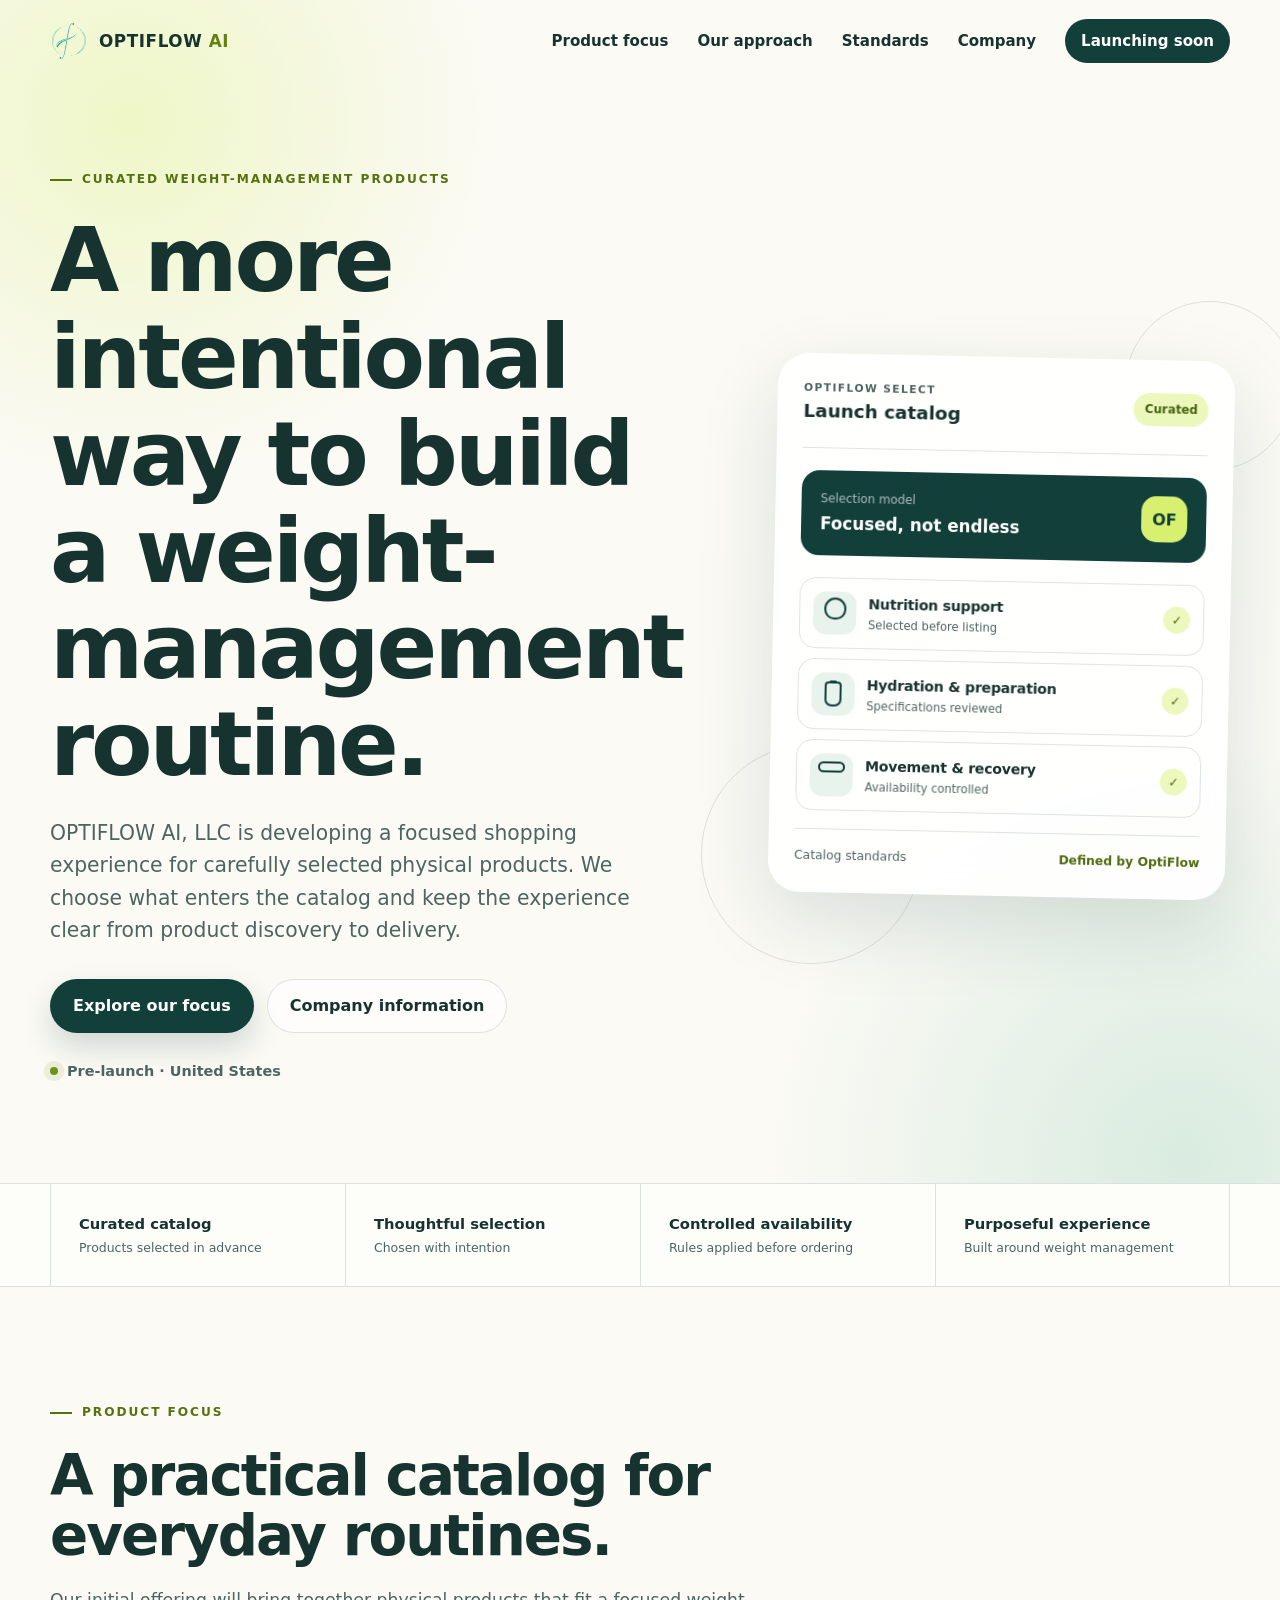
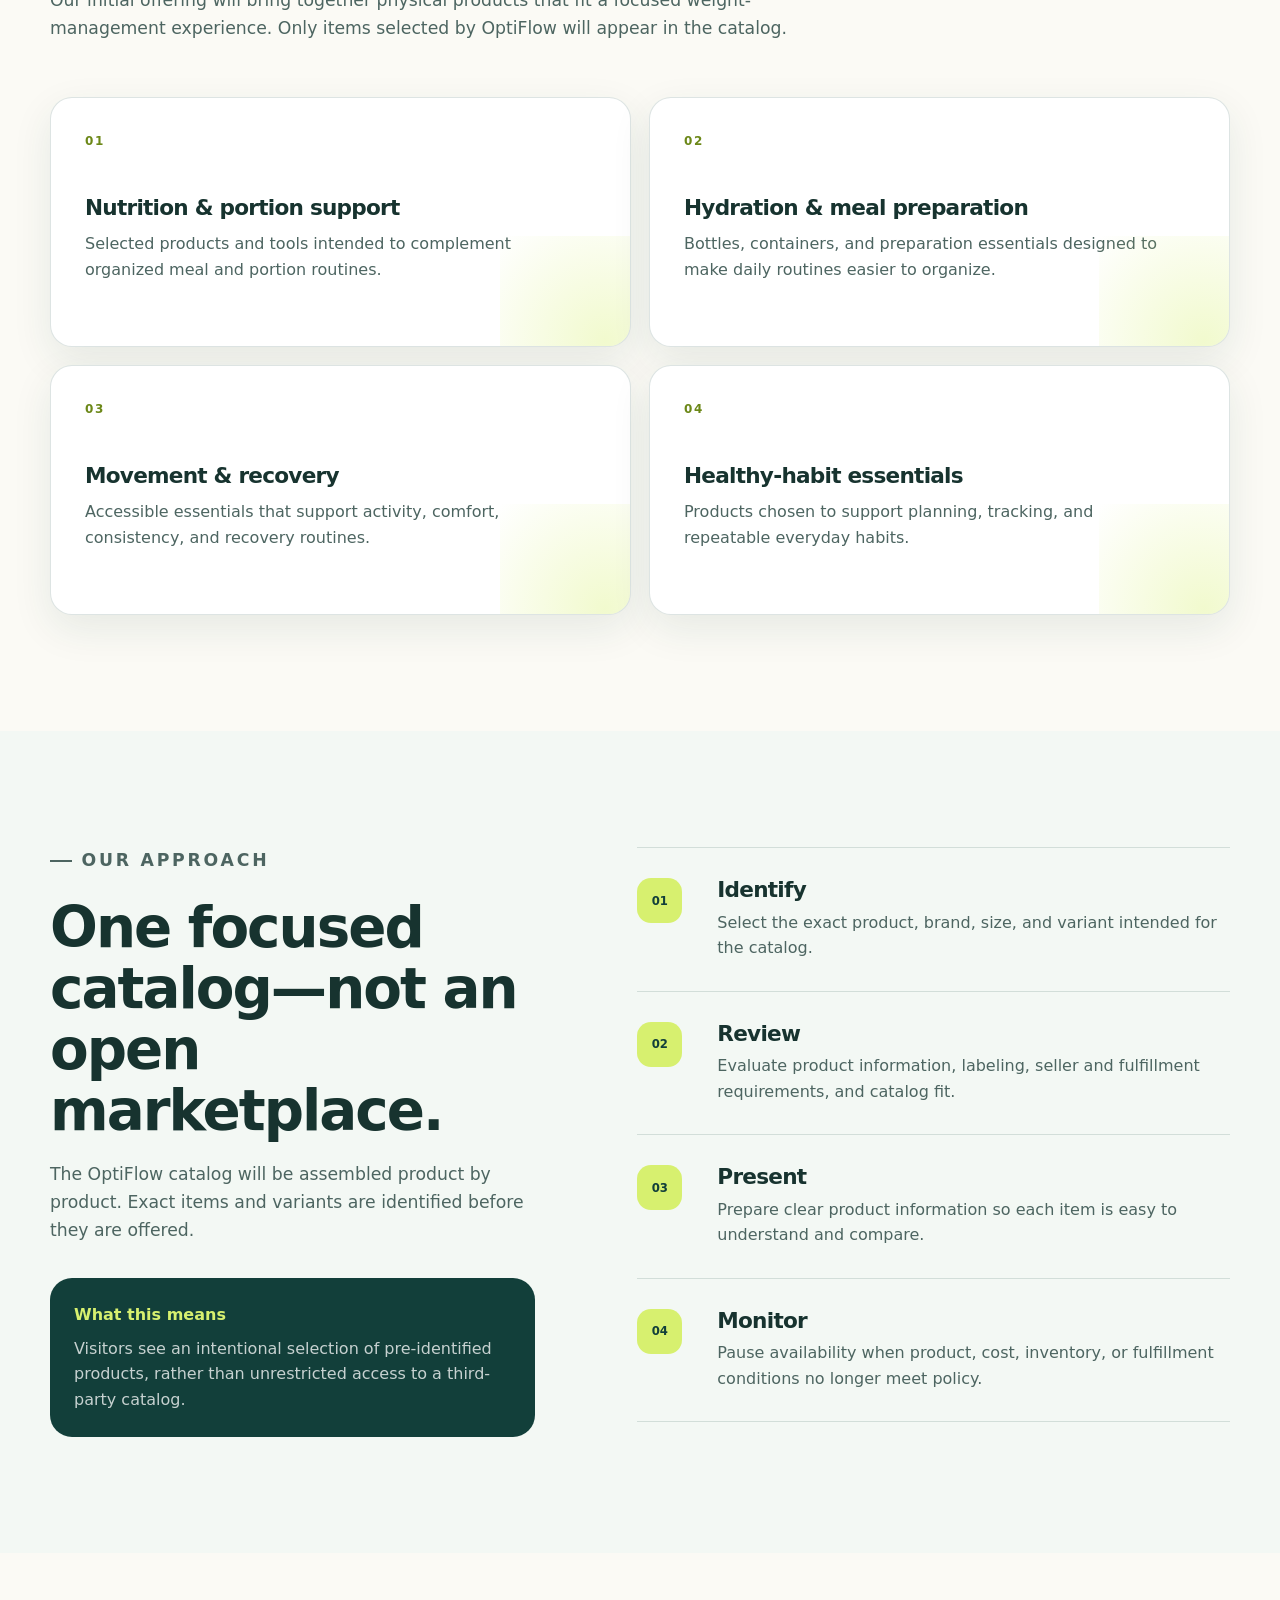
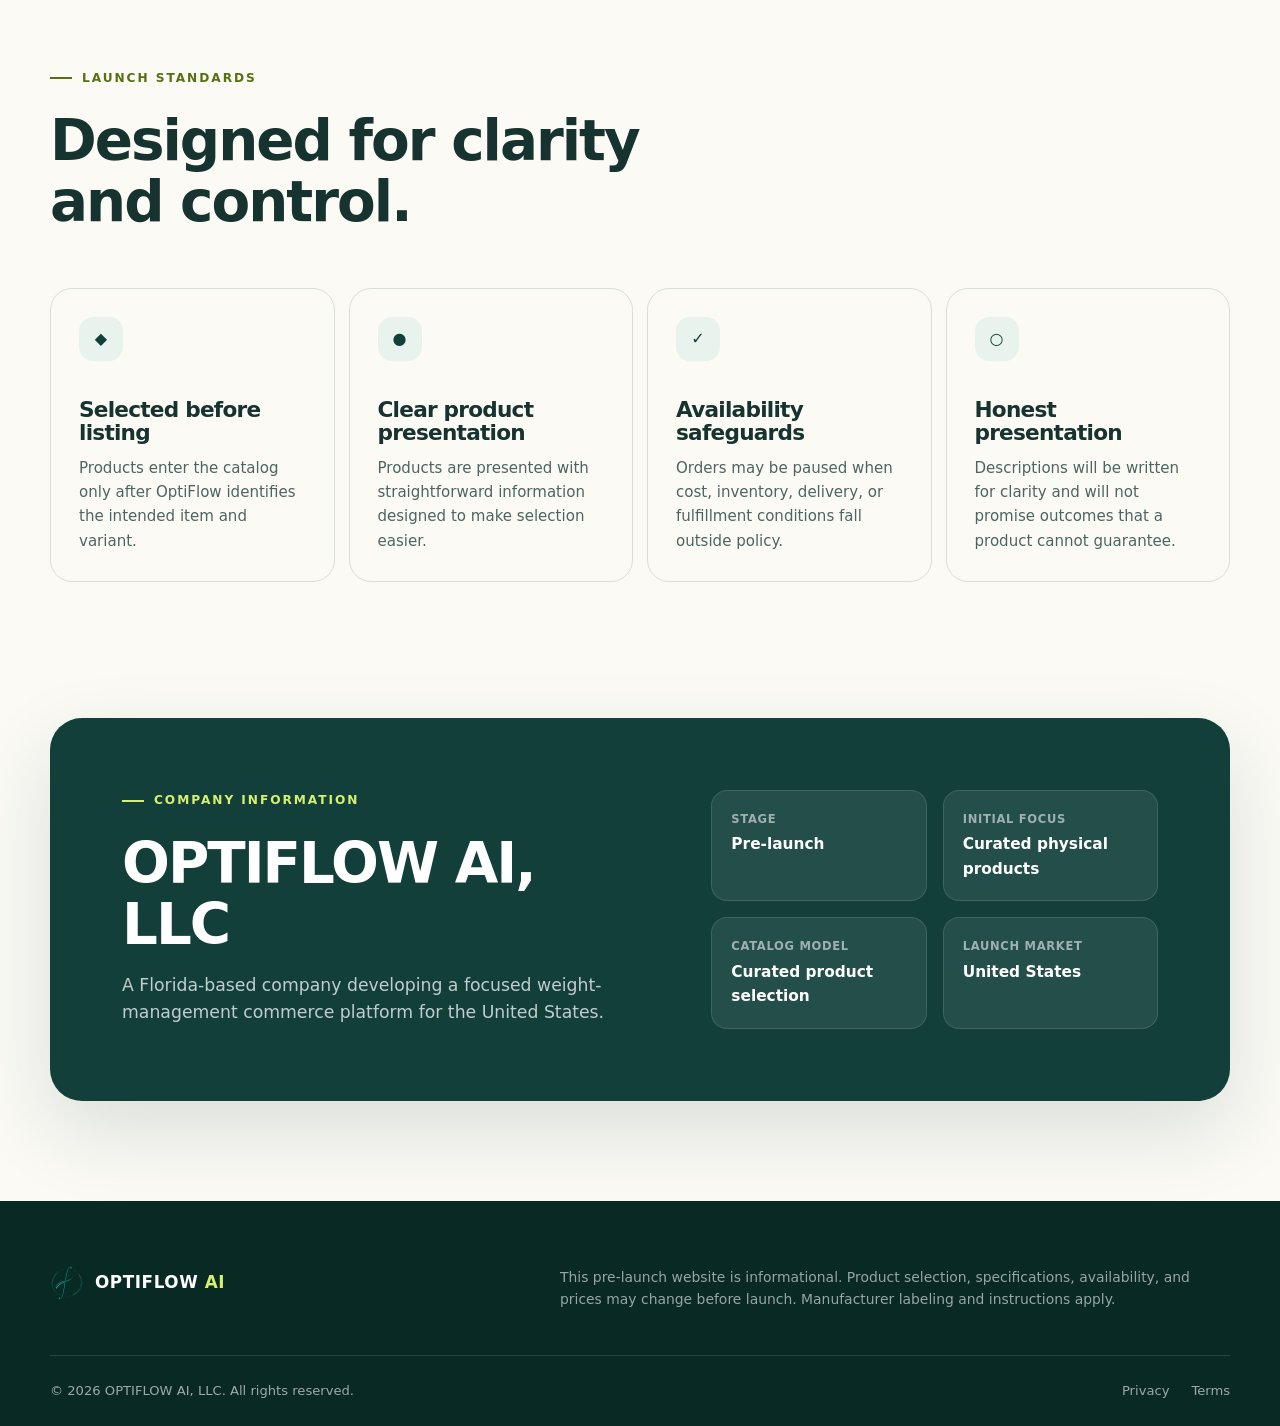
<file: index.html>
<!doctype html>
<html lang="en">
<head>
  <meta charset="utf-8" />
  <meta name="viewport" content="width=device-width, initial-scale=1" />
  <meta name="theme-color" content="#123f3a" />
  <meta name="description" content="OptiFlow AI, LLC is developing a curated commerce experience for weight-management products with intentional selection and a clear shopping experience." />
  <meta property="og:title" content="OptiFlow AI | Curated Weight-Management Products" />
  <meta property="og:description" content="A focused, pre-launch shopping experience for carefully selected weight-management products." />
  <meta property="og:type" content="website" />
  <title>OptiFlow AI | Curated Weight-Management Products</title>
  <link rel="icon" href="./assets/optiflow-mark.svg" type="image/svg+xml" />
  <link rel="stylesheet" href="./styles.css" />
  <script src="./script.js" defer></script>
</head>
<body>
  <a class="skip-link" href="#main-content">Skip to content</a>

  <header class="site-header" data-header>
    <div class="container header-inner">
      <a class="brand" href="#top" aria-label="OptiFlow AI home">
        <img src="./assets/optiflow-mark.svg" width="38" height="38" alt="" />
        <span class="brand-name">OPTIFLOW <strong>AI</strong></span>
      </a>

      <button class="nav-toggle" type="button" aria-expanded="false" aria-controls="primary-navigation" data-nav-toggle>
        <span class="sr-only">Open navigation</span>
        <span aria-hidden="true"></span>
        <span aria-hidden="true"></span>
        <span aria-hidden="true"></span>
      </button>

      <nav class="primary-navigation" id="primary-navigation" aria-label="Primary navigation" data-navigation>
        <a href="#focus">Product focus</a>
        <a href="#approach">Our approach</a>
        <a href="#standards">Standards</a>
        <a href="#company">Company</a>
        <a class="nav-status" href="#company">Launching soon</a>
      </nav>
    </div>
  </header>

  <main id="main-content">
    <section class="hero" id="top">
      <div class="container hero-grid">
        <div class="hero-copy reveal">
          <p class="eyebrow"><span></span> Curated weight-management products</p>
          <h1>A more intentional way to build a weight-management routine.</h1>
          <p class="hero-lead">
            OPTIFLOW AI, LLC is developing a focused shopping experience for carefully selected physical products. We choose what enters the catalog and keep the experience clear from product discovery to delivery.
          </p>
          <div class="hero-actions">
            <a class="button button-primary" href="#focus">Explore our focus</a>
            <a class="button button-secondary" href="#company">Company information</a>
          </div>
          <p class="launch-note"><span aria-hidden="true"></span> Pre-launch &middot; United States</p>
        </div>

        <div class="hero-visual reveal" aria-label="Illustration of the OptiFlow curated catalog">
          <div class="catalog-shell">
            <div class="catalog-topbar">
              <div>
                <span class="catalog-kicker">OPTIFLOW SELECT</span>
                <strong>Launch catalog</strong>
              </div>
              <span class="catalog-status">Curated</span>
            </div>

            <div class="catalog-summary">
              <div>
                <span>Selection model</span>
                <strong>Focused, not endless</strong>
              </div>
              <div class="summary-mark" aria-hidden="true">OF</div>
            </div>

            <div class="catalog-items" aria-hidden="true">
              <div class="catalog-item">
                <span class="item-icon icon-nutrition"></span>
                <div><strong>Nutrition support</strong><small>Selected before listing</small></div>
                <span class="item-check">&#10003;</span>
              </div>
              <div class="catalog-item">
                <span class="item-icon icon-hydration"></span>
                <div><strong>Hydration &amp; preparation</strong><small>Specifications reviewed</small></div>
                <span class="item-check">&#10003;</span>
              </div>
              <div class="catalog-item">
                <span class="item-icon icon-movement"></span>
                <div><strong>Movement &amp; recovery</strong><small>Availability controlled</small></div>
                <span class="item-check">&#10003;</span>
              </div>
            </div>

            <div class="catalog-footer">
              <span>Catalog standards</span>
              <strong>Defined by OptiFlow</strong>
            </div>
          </div>
          <div class="orbit orbit-one" aria-hidden="true"></div>
          <div class="orbit orbit-two" aria-hidden="true"></div>
        </div>
      </div>
    </section>

    <section class="principles" aria-label="OptiFlow principles">
      <div class="container principles-grid reveal">
        <div><strong>Curated catalog</strong><span>Products selected in advance</span></div>
        <div><strong>Thoughtful selection</strong><span>Chosen with intention</span></div>
        <div><strong>Controlled availability</strong><span>Rules applied before ordering</span></div>
        <div><strong>Purposeful experience</strong><span>Built around weight management</span></div>
      </div>
    </section>

    <section class="section" id="focus">
      <div class="container">
        <div class="section-heading reveal">
          <p class="eyebrow"><span></span> Product focus</p>
          <h2>A practical catalog for everyday routines.</h2>
          <p>Our initial offering will bring together physical products that fit a focused weight-management experience. Only items selected by OptiFlow will appear in the catalog.</p>
        </div>

        <div class="focus-grid">
          <article class="focus-card reveal">
            <div class="focus-number">01</div>
            <h3>Nutrition &amp; portion support</h3>
            <p>Selected products and tools intended to complement organized meal and portion routines.</p>
          </article>
          <article class="focus-card reveal">
            <div class="focus-number">02</div>
            <h3>Hydration &amp; meal preparation</h3>
            <p>Bottles, containers, and preparation essentials designed to make daily routines easier to organize.</p>
          </article>
          <article class="focus-card reveal">
            <div class="focus-number">03</div>
            <h3>Movement &amp; recovery</h3>
            <p>Accessible essentials that support activity, comfort, consistency, and recovery routines.</p>
          </article>
          <article class="focus-card reveal">
            <div class="focus-number">04</div>
            <h3>Healthy-habit essentials</h3>
            <p>Products chosen to support planning, tracking, and repeatable everyday habits.</p>
          </article>
        </div>
      </div>
    </section>

    <section class="section section-tinted" id="approach">
      <div class="container approach-grid">
        <div class="approach-copy reveal">
          <p class="eyebrow"><span></span> Our approach</p>
          <h2>One focused catalog&mdash;not an open marketplace.</h2>
          <p>
            The OptiFlow catalog will be assembled product by product. Exact items and variants are identified before they are offered.
          </p>
          <div class="approach-callout">
            <strong>What this means</strong>
            <p>Visitors see an intentional selection of pre-identified products, rather than unrestricted access to a third-party catalog.</p>
          </div>
        </div>

        <ol class="process-list reveal">
          <li>
            <span>01</span>
            <div><h3>Identify</h3><p>Select the exact product, brand, size, and variant intended for the catalog.</p></div>
          </li>
          <li>
            <span>02</span>
            <div><h3>Review</h3><p>Evaluate product information, labeling, seller and fulfillment requirements, and catalog fit.</p></div>
          </li>
          <li>
            <span>03</span>
            <div><h3>Present</h3><p>Prepare clear product information so each item is easy to understand and compare.</p></div>
          </li>
          <li>
            <span>04</span>
            <div><h3>Monitor</h3><p>Pause availability when product, cost, inventory, or fulfillment conditions no longer meet policy.</p></div>
          </li>
        </ol>
      </div>
    </section>

    <section class="section" id="standards">
      <div class="container">
        <div class="section-heading compact reveal">
          <p class="eyebrow"><span></span> Launch standards</p>
          <h2>Designed for clarity and control.</h2>
        </div>

        <div class="standards-grid">
          <article class="standard-card reveal">
            <span class="standard-icon" aria-hidden="true">&#9670;</span>
            <h3>Selected before listing</h3>
            <p>Products enter the catalog only after OptiFlow identifies the intended item and variant.</p>
          </article>
          <article class="standard-card reveal">
            <span class="standard-icon" aria-hidden="true">&#9679;</span>
            <h3>Clear product presentation</h3>
            <p>Products are presented with straightforward information designed to make selection easier.</p>
          </article>
          <article class="standard-card reveal">
            <span class="standard-icon" aria-hidden="true">&#10003;</span>
            <h3>Availability safeguards</h3>
            <p>Orders may be paused when cost, inventory, delivery, or fulfillment conditions fall outside policy.</p>
          </article>
          <article class="standard-card reveal">
            <span class="standard-icon" aria-hidden="true">&#9675;</span>
            <h3>Honest presentation</h3>
            <p>Descriptions will be written for clarity and will not promise outcomes that a product cannot guarantee.</p>
          </article>
        </div>
      </div>
    </section>

    <section class="company-section" id="company">
      <div class="container company-card reveal">
        <div class="company-copy">
          <p class="eyebrow light"><span></span> Company information</p>
          <h2>OPTIFLOW AI, LLC</h2>
          <p>A Florida-based company developing a focused weight-management commerce platform for the United States.</p>
        </div>
        <dl class="company-facts">
          <div><dt>Stage</dt><dd>Pre-launch</dd></div>
          <div><dt>Initial focus</dt><dd>Curated physical products</dd></div>
          <div><dt>Catalog model</dt><dd>Curated product selection</dd></div>
          <div><dt>Launch market</dt><dd>United States</dd></div>
        </dl>
      </div>
    </section>
  </main>

  <footer class="site-footer">
    <div class="container footer-main">
      <a class="brand footer-brand" href="#top" aria-label="OptiFlow AI home">
        <img src="./assets/optiflow-mark.svg" width="34" height="34" alt="" />
        <span class="brand-name">OPTIFLOW <strong>AI</strong></span>
      </a>
      <p>This pre-launch website is informational. Product selection, specifications, availability, and prices may change before launch. Manufacturer labeling and instructions apply.</p>
    </div>
    <div class="container footer-bottom">
      <p>&copy; <span data-year>2026</span> OPTIFLOW AI, LLC. All rights reserved.</p>
      <nav aria-label="Legal">
        <a href="./privacy.html">Privacy</a>
        <a href="./terms.html">Terms</a>
      </nav>
    </div>
  </footer>
</body>
</html>
</file>
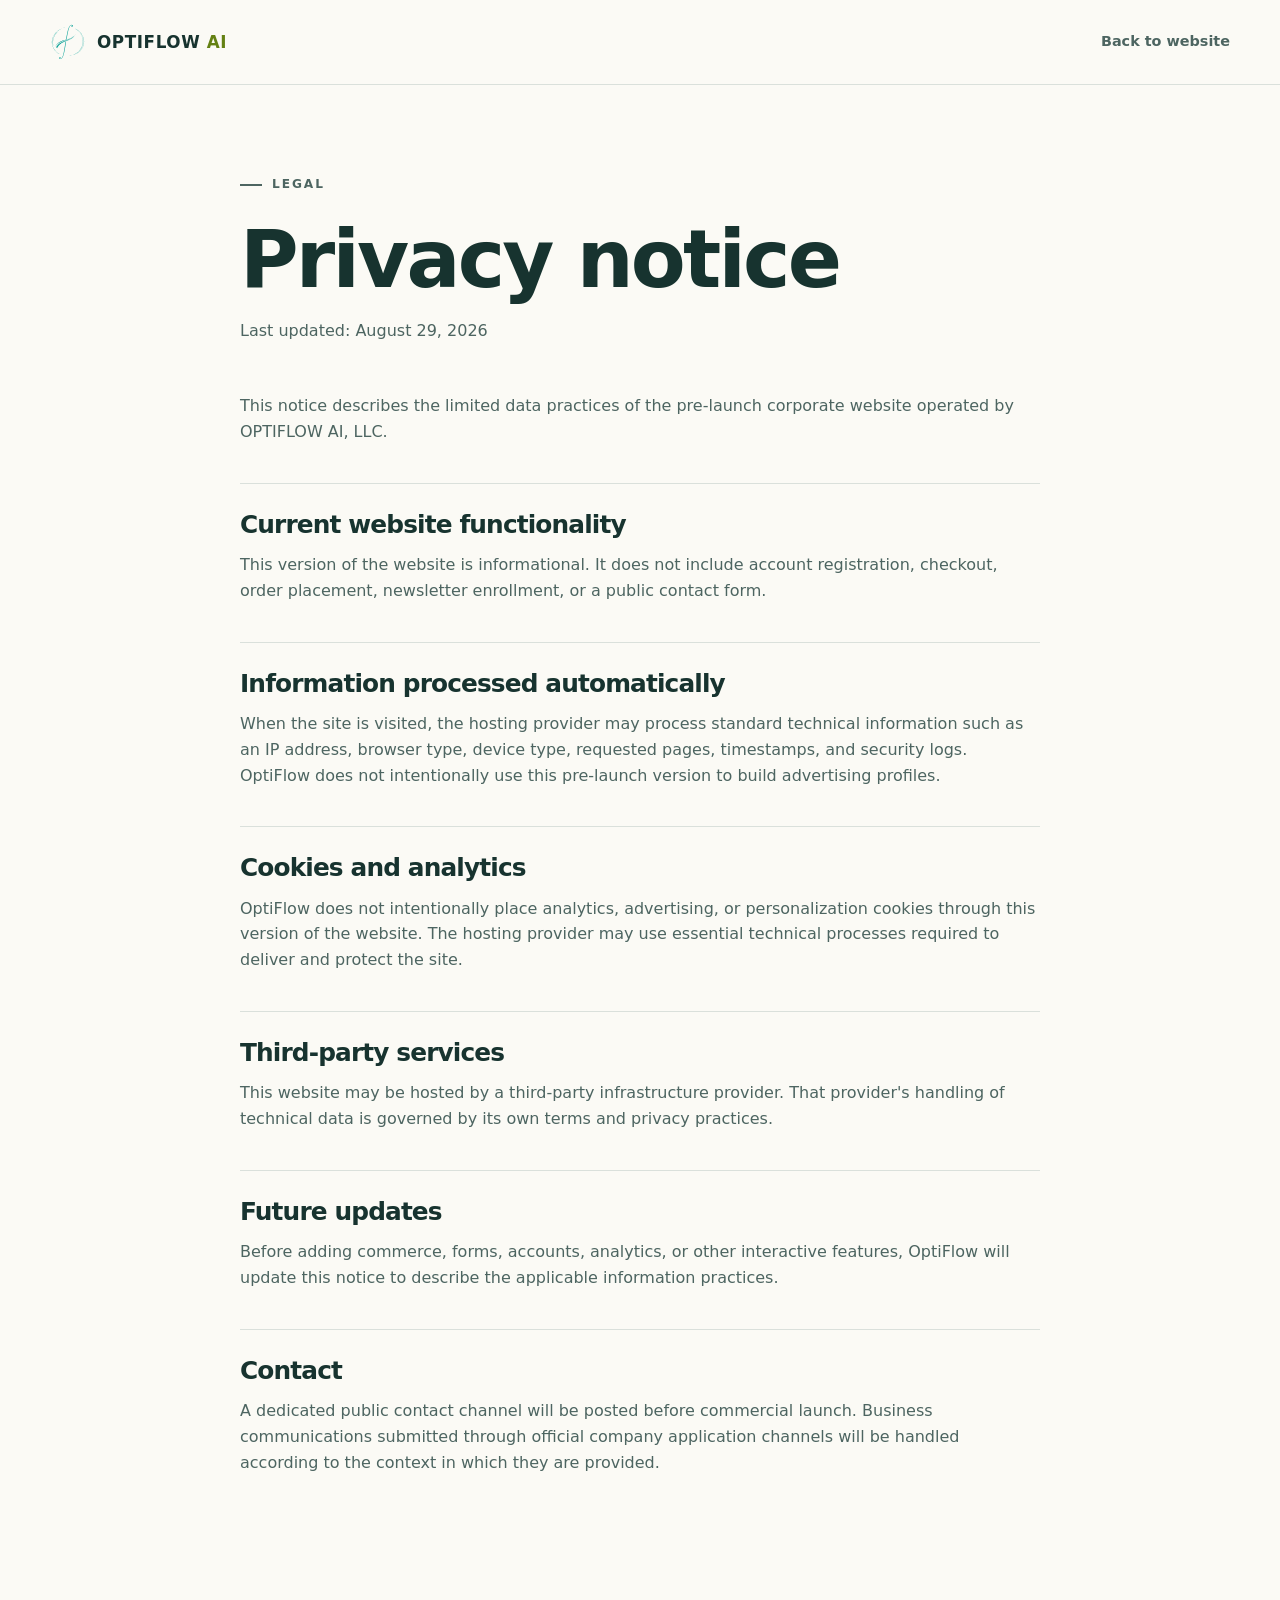
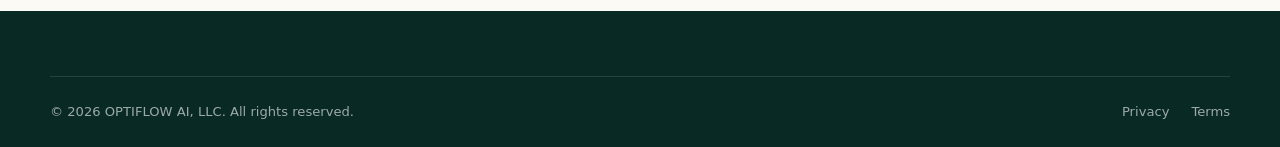
<file: privacy.html>
<!doctype html>
<html lang="en">
<head>
  <meta charset="utf-8" />
  <meta name="viewport" content="width=device-width, initial-scale=1" />
  <meta name="theme-color" content="#123f3a" />
  <meta name="description" content="Privacy notice for the pre-launch OptiFlow AI corporate website." />
  <title>Privacy | OptiFlow AI</title>
  <link rel="icon" href="./assets/optiflow-mark.svg" type="image/svg+xml" />
  <link rel="stylesheet" href="./styles.css" />
</head>
<body class="legal-page">
  <header class="legal-header">
    <div class="container">
      <a class="brand" href="./index.html" aria-label="OptiFlow AI home">
        <img src="./assets/optiflow-mark.svg" width="36" height="36" alt="" />
        <span class="brand-name">OPTIFLOW <strong>AI</strong></span>
      </a>
      <a class="back-link" href="./index.html">Back to website</a>
    </div>
  </header>

  <main class="legal-content">
    <p class="eyebrow"><span></span> Legal</p>
    <h1>Privacy notice</h1>
    <p class="legal-updated">Last updated: August 29, 2026</p>

    <p>This notice describes the limited data practices of the pre-launch corporate website operated by OPTIFLOW AI, LLC.</p>

    <section>
      <h2>Current website functionality</h2>
      <p>This version of the website is informational. It does not include account registration, checkout, order placement, newsletter enrollment, or a public contact form.</p>
    </section>

    <section>
      <h2>Information processed automatically</h2>
      <p>When the site is visited, the hosting provider may process standard technical information such as an IP address, browser type, device type, requested pages, timestamps, and security logs. OptiFlow does not intentionally use this pre-launch version to build advertising profiles.</p>
    </section>

    <section>
      <h2>Cookies and analytics</h2>
      <p>OptiFlow does not intentionally place analytics, advertising, or personalization cookies through this version of the website. The hosting provider may use essential technical processes required to deliver and protect the site.</p>
    </section>

    <section>
      <h2>Third-party services</h2>
      <p>This website may be hosted by a third-party infrastructure provider. That provider's handling of technical data is governed by its own terms and privacy practices.</p>
    </section>

    <section>
      <h2>Future updates</h2>
      <p>Before adding commerce, forms, accounts, analytics, or other interactive features, OptiFlow will update this notice to describe the applicable information practices.</p>
    </section>

    <section>
      <h2>Contact</h2>
      <p>A dedicated public contact channel will be posted before commercial launch. Business communications submitted through official company application channels will be handled according to the context in which they are provided.</p>
    </section>
  </main>

  <footer class="site-footer">
    <div class="container footer-bottom">
      <p>&copy; 2026 OPTIFLOW AI, LLC. All rights reserved.</p>
      <nav aria-label="Legal"><a href="./privacy.html">Privacy</a><a href="./terms.html">Terms</a></nav>
    </div>
  </footer>
</body>
</html>
</file>
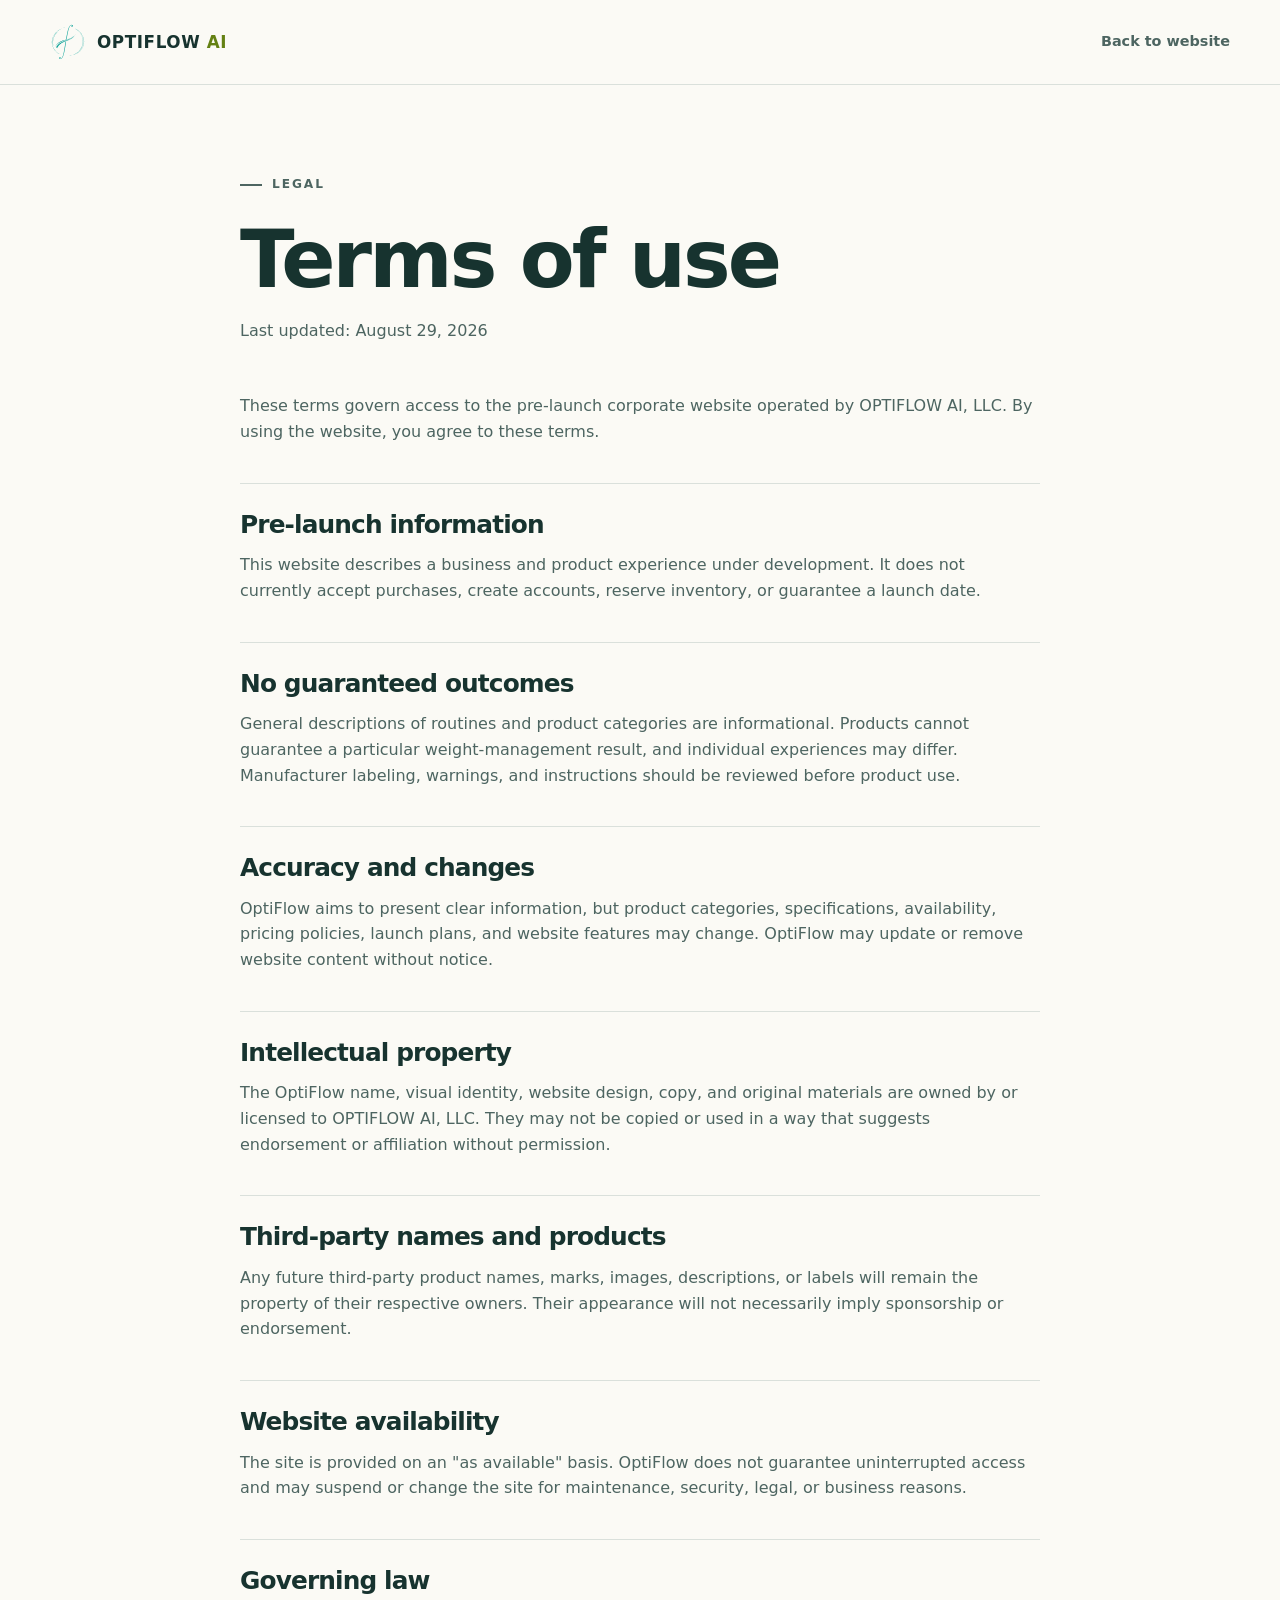
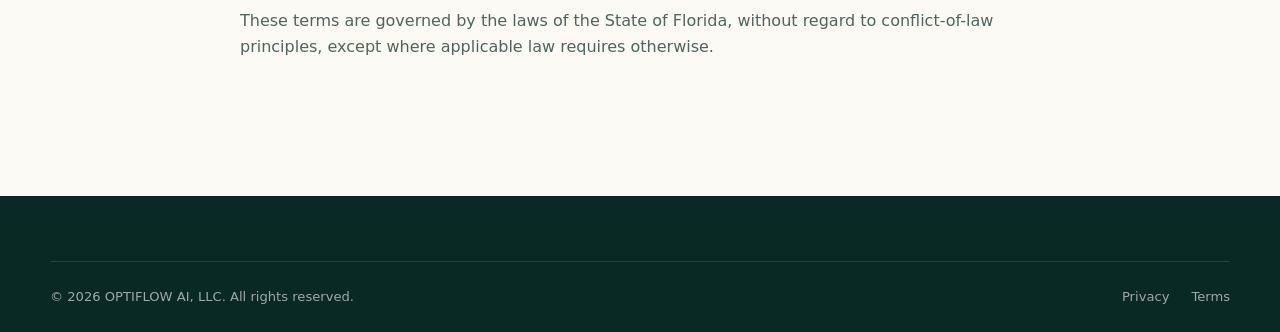
<file: terms.html>
<!doctype html>
<html lang="en">
<head>
  <meta charset="utf-8" />
  <meta name="viewport" content="width=device-width, initial-scale=1" />
  <meta name="theme-color" content="#123f3a" />
  <meta name="description" content="Terms of use for the pre-launch OptiFlow AI corporate website." />
  <title>Terms | OptiFlow AI</title>
  <link rel="icon" href="./assets/optiflow-mark.svg" type="image/svg+xml" />
  <link rel="stylesheet" href="./styles.css" />
</head>
<body class="legal-page">
  <header class="legal-header">
    <div class="container">
      <a class="brand" href="./index.html" aria-label="OptiFlow AI home">
        <img src="./assets/optiflow-mark.svg" width="36" height="36" alt="" />
        <span class="brand-name">OPTIFLOW <strong>AI</strong></span>
      </a>
      <a class="back-link" href="./index.html">Back to website</a>
    </div>
  </header>

  <main class="legal-content">
    <p class="eyebrow"><span></span> Legal</p>
    <h1>Terms of use</h1>
    <p class="legal-updated">Last updated: August 29, 2026</p>

    <p>These terms govern access to the pre-launch corporate website operated by OPTIFLOW AI, LLC. By using the website, you agree to these terms.</p>

    <section>
      <h2>Pre-launch information</h2>
      <p>This website describes a business and product experience under development. It does not currently accept purchases, create accounts, reserve inventory, or guarantee a launch date.</p>
    </section>

    <section>
      <h2>No guaranteed outcomes</h2>
      <p>General descriptions of routines and product categories are informational. Products cannot guarantee a particular weight-management result, and individual experiences may differ. Manufacturer labeling, warnings, and instructions should be reviewed before product use.</p>
    </section>

    <section>
      <h2>Accuracy and changes</h2>
      <p>OptiFlow aims to present clear information, but product categories, specifications, availability, pricing policies, launch plans, and website features may change. OptiFlow may update or remove website content without notice.</p>
    </section>

    <section>
      <h2>Intellectual property</h2>
      <p>The OptiFlow name, visual identity, website design, copy, and original materials are owned by or licensed to OPTIFLOW AI, LLC. They may not be copied or used in a way that suggests endorsement or affiliation without permission.</p>
    </section>

    <section>
      <h2>Third-party names and products</h2>
      <p>Any future third-party product names, marks, images, descriptions, or labels will remain the property of their respective owners. Their appearance will not necessarily imply sponsorship or endorsement.</p>
    </section>

    <section>
      <h2>Website availability</h2>
      <p>The site is provided on an "as available" basis. OptiFlow does not guarantee uninterrupted access and may suspend or change the site for maintenance, security, legal, or business reasons.</p>
    </section>

    <section>
      <h2>Governing law</h2>
      <p>These terms are governed by the laws of the State of Florida, without regard to conflict-of-law principles, except where applicable law requires otherwise.</p>
    </section>
  </main>

  <footer class="site-footer">
    <div class="container footer-bottom">
      <p>&copy; 2026 OPTIFLOW AI, LLC. All rights reserved.</p>
      <nav aria-label="Legal"><a href="./privacy.html">Privacy</a><a href="./terms.html">Terms</a></nav>
    </div>
  </footer>
</body>
</html>
</file>
<file: styles.css>
:root {
  --ink: #17332f;
  --ink-soft: #4d6561;
  --deep: #123f3a;
  --deep-2: #0b302c;
  --accent: #d7f06f;
  --accent-strong: #b9d94b;
  --mint: #e7f3ec;
  --mint-2: #f3f8f4;
  --warm: #fbfaf5;
  --white: #ffffff;
  --line: rgba(18, 63, 58, 0.14);
  --shadow: 0 30px 80px rgba(18, 63, 58, 0.14);
  --shadow-soft: 0 14px 40px rgba(18, 63, 58, 0.09);
  --radius-lg: 32px;
  --radius-md: 22px;
  --radius-sm: 14px;
  --container: 1180px;
}

* {
  box-sizing: border-box;
}

html {
  scroll-behavior: smooth;
  scroll-padding-top: 92px;
}

body {
  margin: 0;
  color: var(--ink);
  background: var(--warm);
  font-family: Inter, ui-sans-serif, system-ui, -apple-system, BlinkMacSystemFont, "Segoe UI", sans-serif;
  line-height: 1.6;
  -webkit-font-smoothing: antialiased;
}

body.nav-open {
  overflow: hidden;
}

img,
svg {
  display: block;
  max-width: 100%;
}

a {
  color: inherit;
}

button,
a {
  -webkit-tap-highlight-color: transparent;
}

button:focus-visible,
a:focus-visible {
  outline: 3px solid var(--accent-strong);
  outline-offset: 4px;
}

h1,
h2,
h3,
p {
  margin-top: 0;
}

h1,
h2,
h3 {
  letter-spacing: -0.035em;
  line-height: 1.08;
}

h1 {
  max-width: 780px;
  margin-bottom: 24px;
  font-size: clamp(3rem, 7vw, 6.5rem);
  font-weight: 740;
}

h2 {
  margin-bottom: 20px;
  font-size: clamp(2.25rem, 4.4vw, 4.25rem);
  font-weight: 720;
}

h3 {
  margin-bottom: 12px;
  font-size: 1.35rem;
}

.container {
  width: min(calc(100% - 40px), var(--container));
  margin-inline: auto;
}

.sr-only {
  position: absolute;
  width: 1px;
  height: 1px;
  padding: 0;
  margin: -1px;
  overflow: hidden;
  clip: rect(0, 0, 0, 0);
  white-space: nowrap;
  border: 0;
}

.skip-link {
  position: fixed;
  z-index: 999;
  top: 10px;
  left: 10px;
  padding: 10px 14px;
  color: var(--white);
  background: var(--deep);
  border-radius: 10px;
  transform: translateY(-150%);
  transition: transform 160ms ease;
}

.skip-link:focus {
  transform: translateY(0);
}

.site-header {
  position: fixed;
  z-index: 100;
  top: 0;
  right: 0;
  left: 0;
  border-bottom: 1px solid transparent;
  transition: background-color 180ms ease, border-color 180ms ease, box-shadow 180ms ease;
}

.site-header.is-scrolled {
  background: rgba(251, 250, 245, 0.92);
  border-color: var(--line);
  box-shadow: 0 10px 35px rgba(18, 63, 58, 0.06);
  backdrop-filter: blur(16px);
}

.header-inner {
  display: flex;
  min-height: 82px;
  align-items: center;
  justify-content: space-between;
}

.brand {
  display: inline-flex;
  align-items: center;
  gap: 11px;
  text-decoration: none;
}

.brand-name {
  font-size: 1.05rem;
  font-weight: 730;
  letter-spacing: 0.035em;
}

.brand-name strong {
  color: #648113;
}

.primary-navigation {
  display: flex;
  align-items: center;
  gap: 29px;
}

.primary-navigation a {
  font-size: 0.94rem;
  font-weight: 620;
  text-decoration: none;
}

.primary-navigation a:not(.nav-status) {
  position: relative;
}

.primary-navigation a:not(.nav-status)::after {
  position: absolute;
  right: 0;
  bottom: -7px;
  left: 0;
  height: 2px;
  background: var(--deep);
  content: "";
  transform: scaleX(0);
  transition: transform 160ms ease;
}

.primary-navigation a:hover::after {
  transform: scaleX(1);
}

.nav-status {
  padding: 10px 16px;
  color: var(--white);
  background: var(--deep);
  border-radius: 999px;
}

.nav-toggle {
  display: none;
  width: 46px;
  height: 46px;
  align-items: center;
  justify-content: center;
  flex-direction: column;
  gap: 5px;
  padding: 0;
  background: transparent;
  border: 1px solid var(--line);
  border-radius: 13px;
  cursor: pointer;
}

.nav-toggle span:not(.sr-only) {
  width: 19px;
  height: 2px;
  background: var(--deep);
  border-radius: 4px;
  transition: transform 160ms ease, opacity 160ms ease;
}

.hero {
  position: relative;
  min-height: 820px;
  padding: 170px 0 100px;
  overflow: hidden;
}

.hero::before {
  position: absolute;
  z-index: -1;
  top: -260px;
  left: -250px;
  width: 760px;
  height: 760px;
  background: radial-gradient(circle, rgba(215, 240, 111, 0.34), rgba(215, 240, 111, 0) 69%);
  content: "";
}

.hero::after {
  position: absolute;
  z-index: -1;
  right: -340px;
  bottom: -410px;
  width: 870px;
  height: 870px;
  background: radial-gradient(circle, rgba(134, 200, 172, 0.29), rgba(134, 200, 172, 0) 68%);
  content: "";
}

.hero-grid {
  display: grid;
  align-items: center;
  grid-template-columns: minmax(0, 1.08fr) minmax(360px, 0.78fr);
  gap: clamp(54px, 7vw, 100px);
}

.eyebrow {
  display: flex;
  align-items: center;
  gap: 10px;
  margin-bottom: 23px;
  color: #56720f;
  font-size: 0.76rem;
  font-weight: 780;
  letter-spacing: 0.16em;
  text-transform: uppercase;
}

.eyebrow span {
  width: 22px;
  height: 2px;
  background: currentColor;
}

.eyebrow.light {
  color: var(--accent);
}

.hero-lead {
  max-width: 690px;
  margin-bottom: 32px;
  color: var(--ink-soft);
  font-size: clamp(1.1rem, 1.6vw, 1.27rem);
}

.hero-actions {
  display: flex;
  flex-wrap: wrap;
  gap: 13px;
  margin-bottom: 27px;
}

.button {
  display: inline-flex;
  min-height: 52px;
  align-items: center;
  justify-content: center;
  padding: 13px 22px;
  border: 1px solid transparent;
  border-radius: 999px;
  font-weight: 710;
  text-decoration: none;
  transition: transform 160ms ease, box-shadow 160ms ease, background-color 160ms ease;
}

.button:hover {
  transform: translateY(-2px);
}

.button-primary {
  color: var(--white);
  background: var(--deep);
  box-shadow: 0 14px 30px rgba(18, 63, 58, 0.18);
}

.button-primary:hover {
  background: var(--deep-2);
  box-shadow: 0 18px 38px rgba(18, 63, 58, 0.24);
}

.button-secondary {
  background: rgba(255, 255, 255, 0.62);
  border-color: var(--line);
}

.launch-note {
  display: flex;
  align-items: center;
  gap: 9px;
  margin-bottom: 0;
  color: var(--ink-soft);
  font-size: 0.9rem;
  font-weight: 650;
}

.launch-note span {
  width: 8px;
  height: 8px;
  background: #71911a;
  border-radius: 50%;
  box-shadow: 0 0 0 6px rgba(113, 145, 26, 0.12);
}

.hero-visual {
  position: relative;
}

.catalog-shell {
  position: relative;
  z-index: 3;
  padding: 25px;
  background: rgba(255, 255, 255, 0.86);
  border: 1px solid rgba(255, 255, 255, 0.88);
  border-radius: var(--radius-lg);
  box-shadow: var(--shadow);
  backdrop-filter: blur(20px);
  transform: rotate(1.2deg);
}

.catalog-topbar,
.catalog-summary,
.catalog-footer {
  display: flex;
  align-items: center;
  justify-content: space-between;
}

.catalog-topbar {
  padding-bottom: 21px;
  border-bottom: 1px solid var(--line);
}

.catalog-topbar div {
  display: grid;
}

.catalog-topbar strong {
  font-size: 1.15rem;
}

.catalog-kicker {
  color: var(--ink-soft);
  font-size: 0.67rem;
  font-weight: 760;
  letter-spacing: 0.13em;
}

.catalog-status {
  padding: 7px 11px;
  color: #45600d;
  background: rgba(215, 240, 111, 0.47);
  border-radius: 999px;
  font-size: 0.74rem;
  font-weight: 740;
}

.catalog-summary {
  margin: 22px 0;
  padding: 19px;
  background: var(--deep);
  border-radius: 18px;
  color: var(--white);
}

.catalog-summary div:first-child {
  display: grid;
  gap: 2px;
}

.catalog-summary span {
  color: rgba(255, 255, 255, 0.67);
  font-size: 0.74rem;
}

.catalog-summary strong {
  font-size: 1.05rem;
}

.summary-mark {
  display: grid;
  width: 46px;
  height: 46px;
  place-items: center;
  color: var(--deep);
  background: var(--accent);
  border-radius: 15px;
  font-weight: 820;
}

.catalog-items {
  display: grid;
  gap: 10px;
}

.catalog-item {
  display: grid;
  align-items: center;
  padding: 13px;
  border: 1px solid var(--line);
  border-radius: 16px;
  grid-template-columns: 43px 1fr auto;
  gap: 12px;
}

.catalog-item div {
  display: grid;
}

.catalog-item strong {
  font-size: 0.88rem;
  letter-spacing: -0.015em;
}

.catalog-item small {
  color: var(--ink-soft);
  font-size: 0.72rem;
}

.item-icon {
  position: relative;
  display: grid;
  width: 43px;
  height: 43px;
  place-items: center;
  background: var(--mint);
  border-radius: 13px;
}

.item-icon::before,
.item-icon::after {
  content: "";
}

.icon-nutrition::before {
  width: 18px;
  height: 18px;
  border: 2px solid var(--deep);
  border-radius: 50% 50% 45% 45%;
}

.icon-hydration::before {
  width: 13px;
  height: 21px;
  border: 2px solid var(--deep);
  border-radius: 4px 4px 7px 7px;
}

.icon-hydration::after {
  position: absolute;
  top: 8px;
  width: 7px;
  height: 2px;
  background: var(--deep);
  border-radius: 4px;
}

.icon-movement::before {
  width: 23px;
  height: 7px;
  border: 2px solid var(--deep);
  border-radius: 999px;
}

.item-check {
  display: grid;
  width: 27px;
  height: 27px;
  place-items: center;
  color: #4e6b0d;
  background: rgba(215, 240, 111, 0.45);
  border-radius: 50%;
  font-size: 0.78rem;
  font-weight: 800;
}

.catalog-footer {
  margin-top: 18px;
  padding-top: 17px;
  border-top: 1px solid var(--line);
  font-size: 0.77rem;
}

.catalog-footer span {
  color: var(--ink-soft);
}

.catalog-footer strong {
  color: #506b0f;
}

.orbit {
  position: absolute;
  z-index: 1;
  border: 1px solid rgba(18, 63, 58, 0.13);
  border-radius: 50%;
}

.orbit-one {
  top: -56px;
  right: -65px;
  width: 170px;
  height: 170px;
}

.orbit-two {
  bottom: -68px;
  left: -72px;
  width: 220px;
  height: 220px;
}

.principles {
  border-top: 1px solid var(--line);
  border-bottom: 1px solid var(--line);
  background: rgba(255, 255, 255, 0.48);
}

.principles-grid {
  display: grid;
  grid-template-columns: repeat(4, 1fr);
}

.principles-grid div {
  display: grid;
  gap: 3px;
  padding: 28px 28px;
  border-left: 1px solid var(--line);
}

.principles-grid div:last-child {
  border-right: 1px solid var(--line);
}

.principles-grid strong {
  font-size: 0.92rem;
}

.principles-grid span {
  color: var(--ink-soft);
  font-size: 0.78rem;
}

.section {
  padding: 116px 0;
}

.section-tinted {
  background: var(--mint-2);
}

.section-heading {
  max-width: 800px;
  margin-bottom: 55px;
}

.section-heading.compact {
  max-width: 620px;
}

.section-heading > p:last-child,
.approach-copy > p {
  color: var(--ink-soft);
  font-size: 1.08rem;
}

.focus-grid {
  display: grid;
  grid-template-columns: repeat(2, 1fr);
  gap: 18px;
}

.focus-card {
  position: relative;
  min-height: 250px;
  padding: 34px;
  overflow: hidden;
  background: var(--white);
  border: 1px solid var(--line);
  border-radius: var(--radius-md);
  box-shadow: var(--shadow-soft);
  transition: transform 180ms ease, box-shadow 180ms ease;
}

.focus-card::after {
  position: absolute;
  right: -80px;
  bottom: -100px;
  width: 210px;
  height: 210px;
  background: radial-gradient(circle, rgba(215, 240, 111, 0.34), rgba(215, 240, 111, 0));
  content: "";
}

.focus-card:hover {
  box-shadow: 0 20px 50px rgba(18, 63, 58, 0.13);
  transform: translateY(-4px);
}

.focus-number {
  margin-bottom: 44px;
  color: #6c8818;
  font-size: 0.75rem;
  font-weight: 800;
  letter-spacing: 0.14em;
}

.focus-card p {
  max-width: 490px;
  margin-bottom: 0;
  color: var(--ink-soft);
}

.approach-grid {
  display: grid;
  align-items: start;
  grid-template-columns: 0.9fr 1.1fr;
  gap: clamp(55px, 8vw, 110px);
}

.approach-copy {
  position: sticky;
  top: 130px;
}

.approach-callout {
  margin-top: 34px;
  padding: 24px;
  background: var(--deep);
  border-radius: var(--radius-md);
  color: var(--white);
}

.approach-callout strong {
  display: block;
  margin-bottom: 8px;
  color: var(--accent);
}

.approach-callout p {
  margin: 0;
  color: rgba(255, 255, 255, 0.76);
}

.process-list {
  margin: 0;
  padding: 0;
  list-style: none;
}

.process-list li {
  display: grid;
  padding: 30px 0;
  border-top: 1px solid var(--line);
  grid-template-columns: 62px 1fr;
  gap: 18px;
}

.process-list li:last-child {
  border-bottom: 1px solid var(--line);
}

.process-list > li > span {
  display: grid;
  width: 45px;
  height: 45px;
  place-items: center;
  color: var(--deep);
  background: var(--accent);
  border-radius: 14px;
  font-size: 0.73rem;
  font-weight: 820;
}

.process-list h3 {
  margin-bottom: 8px;
}

.process-list p {
  margin-bottom: 0;
  color: var(--ink-soft);
}

.standards-grid {
  display: grid;
  grid-template-columns: repeat(4, 1fr);
  gap: 14px;
}

.standard-card {
  padding: 28px;
  background: transparent;
  border: 1px solid var(--line);
  border-radius: var(--radius-md);
}

.standard-icon {
  display: grid;
  width: 44px;
  height: 44px;
  margin-bottom: 37px;
  place-items: center;
  color: var(--deep);
  background: var(--mint);
  border-radius: 14px;
  font-weight: 780;
}

.standard-card p {
  margin: 0;
  color: var(--ink-soft);
  font-size: 0.94rem;
}

.company-section {
  padding: 20px 0 100px;
}

.company-card {
  display: grid;
  align-items: center;
  padding: clamp(38px, 6vw, 72px);
  color: var(--white);
  background: var(--deep);
  border-radius: var(--radius-lg);
  grid-template-columns: 1.08fr 0.92fr;
  gap: 65px;
  box-shadow: var(--shadow);
}

.company-copy h2 {
  margin-bottom: 16px;
}

.company-copy > p:last-child {
  max-width: 620px;
  margin-bottom: 0;
  color: rgba(255, 255, 255, 0.74);
  font-size: 1.08rem;
}

.company-facts {
  display: grid;
  margin: 0;
  grid-template-columns: repeat(2, 1fr);
  gap: 16px;
}

.company-facts div {
  padding: 19px;
  background: rgba(255, 255, 255, 0.08);
  border: 1px solid rgba(255, 255, 255, 0.12);
  border-radius: 16px;
}

.company-facts dt {
  color: rgba(255, 255, 255, 0.56);
  font-size: 0.72rem;
  font-weight: 680;
  letter-spacing: 0.06em;
  text-transform: uppercase;
}

.company-facts dd {
  margin: 4px 0 0;
  font-size: 0.96rem;
  font-weight: 680;
}

.site-footer {
  padding: 65px 0 25px;
  background: #092925;
  color: var(--white);
}

.footer-main {
  display: flex;
  align-items: flex-start;
  justify-content: space-between;
  gap: 45px;
  padding-bottom: 45px;
}

.footer-brand .brand-name strong {
  color: var(--accent);
}

.footer-main > p {
  max-width: 670px;
  margin: 0;
  color: rgba(255, 255, 255, 0.58);
  font-size: 0.87rem;
}

.footer-bottom {
  display: flex;
  align-items: center;
  justify-content: space-between;
  padding-top: 24px;
  border-top: 1px solid rgba(255, 255, 255, 0.12);
  color: rgba(255, 255, 255, 0.6);
  font-size: 0.82rem;
}

.footer-bottom p {
  margin: 0;
}

.footer-bottom nav {
  display: flex;
  gap: 22px;
}

.footer-bottom a {
  text-decoration: none;
}

.footer-bottom a:hover {
  color: var(--white);
}

.legal-page {
  min-height: 100vh;
  background: var(--warm);
}

.legal-header {
  padding: 24px 0;
  border-bottom: 1px solid var(--line);
}

.legal-header .container {
  display: flex;
  align-items: center;
  justify-content: space-between;
}

.back-link {
  color: var(--ink-soft);
  font-size: 0.9rem;
  font-weight: 650;
  text-decoration: none;
}

.back-link:hover {
  color: var(--deep);
}

.legal-content {
  width: min(calc(100% - 40px), 800px);
  margin: 0 auto;
  padding: 90px 0 120px;
}

.legal-content h1 {
  margin-bottom: 14px;
  font-size: clamp(2.8rem, 7vw, 5rem);
}

.legal-updated {
  margin-bottom: 50px;
  color: var(--ink-soft);
}

.legal-content section {
  margin-top: 38px;
  padding-top: 28px;
  border-top: 1px solid var(--line);
}

.legal-content h2 {
  margin-bottom: 14px;
  font-size: 1.55rem;
}

.legal-content p,
.legal-content li {
  color: var(--ink-soft);
}

.legal-content ul {
  padding-left: 22px;
}

.reveal {
  opacity: 0;
  transform: translateY(18px);
  transition: opacity 580ms ease, transform 580ms ease;
}

.reveal.is-visible {
  opacity: 1;
  transform: translateY(0);
}

@media (max-width: 980px) {
  .hero {
    padding-top: 145px;
  }

  .hero-grid,
  .approach-grid,
  .company-card {
    grid-template-columns: 1fr;
  }

  .hero-copy {
    max-width: 850px;
  }

  .hero-visual {
    width: min(100%, 590px);
    margin-inline: auto;
  }

  .principles-grid {
    grid-template-columns: repeat(2, 1fr);
  }

  .principles-grid div:nth-child(3) {
    border-top: 1px solid var(--line);
  }

  .principles-grid div:nth-child(4) {
    border-top: 1px solid var(--line);
    border-right: 1px solid var(--line);
  }

  .approach-copy {
    position: static;
  }

  .standards-grid {
    grid-template-columns: repeat(2, 1fr);
  }
}

@media (max-width: 760px) {
  .header-inner {
    min-height: 72px;
  }

  .nav-toggle {
    display: flex;
  }

  .nav-toggle[aria-expanded="true"] span:nth-of-type(2) {
    transform: translateY(7px) rotate(45deg);
  }

  .nav-toggle[aria-expanded="true"] span:nth-of-type(3) {
    opacity: 0;
  }

  .nav-toggle[aria-expanded="true"] span:nth-of-type(4) {
    transform: translateY(-7px) rotate(-45deg);
  }

  .primary-navigation {
    position: fixed;
    top: 72px;
    right: 0;
    bottom: 0;
    left: 0;
    display: flex;
    align-items: stretch;
    flex-direction: column;
    gap: 0;
    padding: 28px 20px;
    background: var(--warm);
    opacity: 0;
    pointer-events: none;
    transform: translateY(-10px);
    transition: opacity 160ms ease, transform 160ms ease;
  }

  .primary-navigation.is-open {
    opacity: 1;
    pointer-events: auto;
    transform: translateY(0);
  }

  .primary-navigation a {
    padding: 17px 4px;
    border-bottom: 1px solid var(--line);
    font-size: 1.08rem;
  }

  .primary-navigation a::after {
    display: none;
  }

  .primary-navigation .nav-status {
    margin-top: 20px;
    padding: 14px;
    border: 0;
    text-align: center;
  }

  .hero {
    min-height: auto;
    padding: 128px 0 80px;
  }

  .hero-grid {
    gap: 65px;
  }

  .hero-actions {
    align-items: stretch;
    flex-direction: column;
  }

  .button {
    width: 100%;
  }

  .section {
    padding: 86px 0;
  }

  .focus-grid,
  .standards-grid,
  .company-facts {
    grid-template-columns: 1fr;
  }

  .focus-card {
    min-height: 225px;
  }

  .company-card {
    gap: 40px;
  }

  .footer-main,
  .footer-bottom {
    align-items: flex-start;
    flex-direction: column;
  }
}

@media (max-width: 520px) {
  .container {
    width: min(calc(100% - 28px), var(--container));
  }

  h1 {
    font-size: clamp(2.65rem, 14vw, 4rem);
  }

  .catalog-shell {
    padding: 17px;
    border-radius: 25px;
  }

  .catalog-item {
    padding: 11px;
    grid-template-columns: 39px 1fr auto;
    gap: 9px;
  }

  .item-icon {
    width: 39px;
    height: 39px;
  }

  .catalog-item small {
    display: none;
  }

  .principles-grid {
    grid-template-columns: 1fr;
  }

  .principles-grid div,
  .principles-grid div:nth-child(3),
  .principles-grid div:nth-child(4) {
    border-top: 1px solid var(--line);
    border-right: 1px solid var(--line);
  }

  .principles-grid div:first-child {
    border-top: 0;
  }

  .focus-card,
  .standard-card {
    padding: 25px;
  }

  .process-list li {
    grid-template-columns: 50px 1fr;
  }

  .company-card {
    padding: 34px 24px;
    border-radius: 25px;
  }
}

@media (prefers-reduced-motion: reduce) {
  html {
    scroll-behavior: auto;
  }

  *,
  *::before,
  *::after {
    scroll-behavior: auto !important;
    transition-duration: 0.01ms !important;
    animation-duration: 0.01ms !important;
    animation-iteration-count: 1 !important;
  }

  .reveal {
    opacity: 1;
    transform: none;
  }
}
</file>
